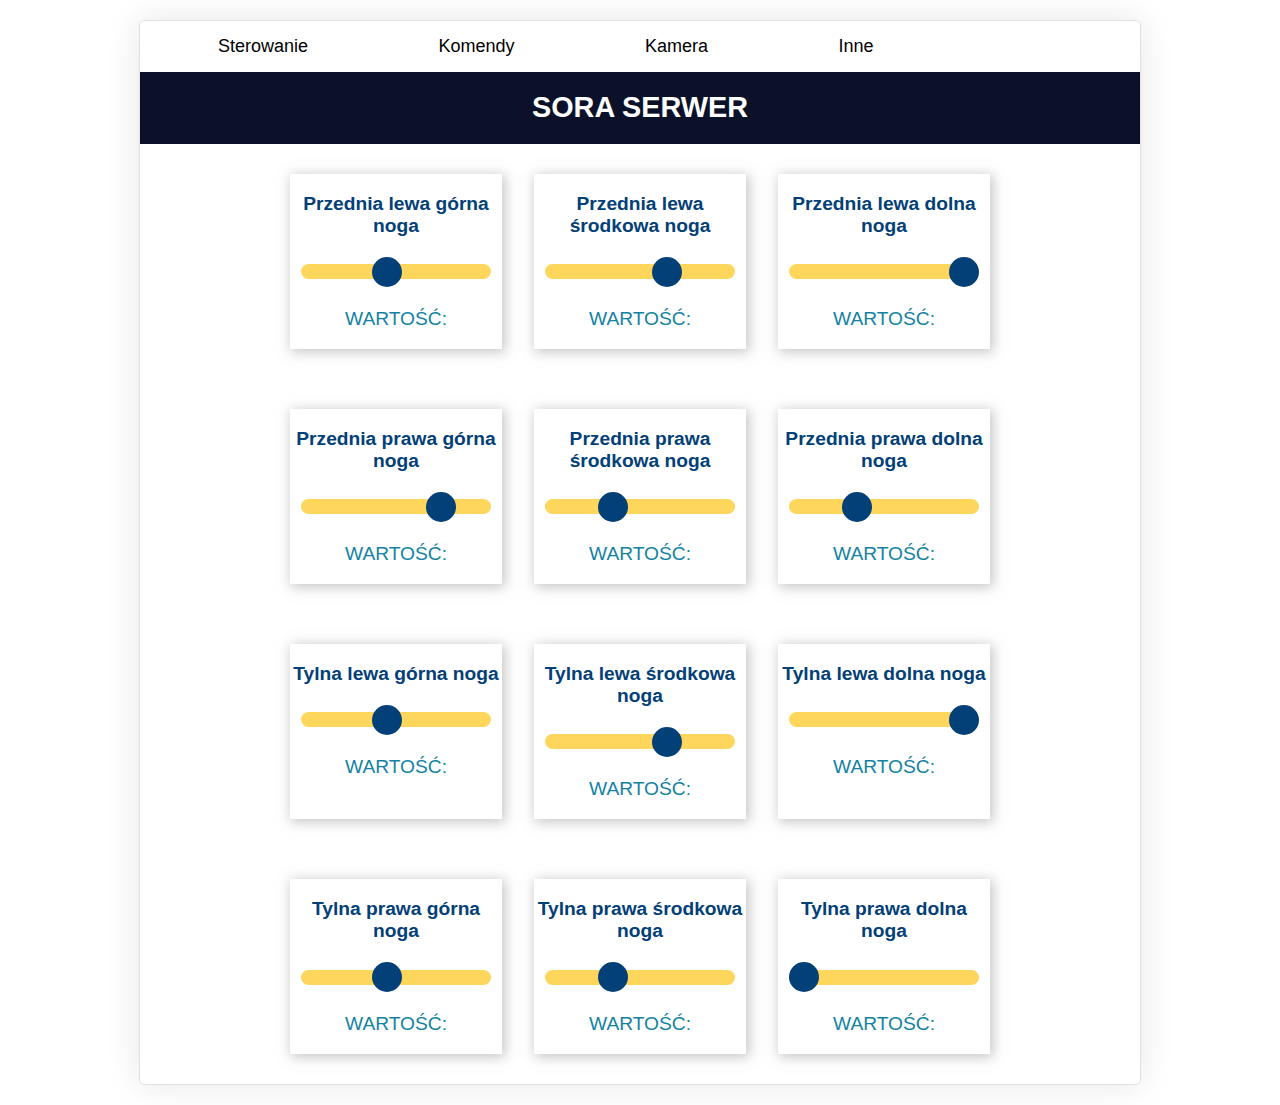
<file: Sora/data/index.html>
<!-- Complete project details: https://randomnerdtutorials.com/esp32-web-server-websocket-sliders/ -->

<!DOCTYPE html>
<html>
<head>
    <title>Sora Serwer</title>
    <meta charset="UTF-8">
    <meta name="viewport" content="width=device-width, initial-scale=1">
    <link rel="icon" type="image/png" href="favicon.png">
    <link rel="stylesheet" type="text/css" href="style.css">
</head>
<body>
    <div class="container">
    <header>
        <nav>
            <ul>
                <li>
                <a href="index.html">Sterowanie</a>
                </li>
                <li>
                <a href="index1.html">Komendy</a>
                </li>
                <li>
                <a href="#">Kamera</a>
                </li>
                <li>
                <a href="#">Inne</a>
                </li>
            </ul>
        </nav>
    </header>
    <div class="topnav">
        <h1>SORA SERWER</h1>
    </div>
    <div class="content">
        <div class="card-grid">
            <div class="card">
                <p class="card-title">Przednia lewa górna noga</p>
                <p class="switch">
                    <input type="range" onchange="updateSliderPWM(this)" id="slider11" min="50" max="140" step="1" value ="90" class="slider">
                </p>
                <p class="state">WARTOŚĆ: <span id="sliderValue11"></span> </p>
            </div>
            <div class="card">
                <p class="card-title">Przednia lewa środkowa noga</p>
                <p class="switch">
                    <input type="range" onchange="updateSliderPWM(this)" id="slider12" min="0" max="180" step="1" value ="120" class="slider">
                </p>
                <p class="state">WARTOŚĆ: <span id="sliderValue12"></span> </p>
            </div>
            <div class="card">
                <p class="card-title">Przednia lewa dolna noga</p>
                <p class="switch">
                    <input type="range" onchange="updateSliderPWM(this)" id="slider13" min="0" max="180" step="1" value ="180" class="slider">
                </p>
                <p class="state">WARTOŚĆ: <span id="sliderValue13"></span> </p>
            </div>
        </div>
    </div>
    <div class="content">
        <div class="card-grid">
            <div class="card">
                <p class="card-title">Przednia prawa górna noga</p>
                <p class="switch">
                    <input type="range" onchange="updateSliderPWM(this)" id="slider14" min="20" max="110" step="1" value ="90" class="slider">
                </p>
                <p class="state">WARTOŚĆ: <span id="sliderValue14"></span> </p>
            </div>
            <div class="card">
                <p class="card-title">Przednia prawa środkowa noga</p>
                <p class="switch">
                    <input type="range" onchange="updateSliderPWM(this)" id="slider15" min="0" max="180" step="1" value ="60" class="slider">
                </p>
                <p class="state">WARTOŚĆ: <span id="sliderValue15"></span> </p>
            </div>
            <div class="card">
                <p class="card-title">Przednia prawa dolna noga</p>
                <p class="switch">
                    <input type="range" onchange="updateSliderPWM(this)" id="slider16" min="0" max="180" step="1" value ="60" class="slider">
                </p>
                <p class="state">WARTOŚĆ: <span id="sliderValue16"></span> </p>
            </div>
        </div>
    </div>
    <div class="content">
        <div class="card-grid">
            <div class="card">
                <p class="card-title">Tylna lewa górna noga</p>
                <p class="switch">
                    <input type="range" onchange="updateSliderPWM(this)" id="slider17" min="50" max="140" step="1" value ="90" class="slider">
                </p>
                <p class="state">WARTOŚĆ: <span id="sliderValue17"></span> </p>
            </div>
            <div class="card">
                <p class="card-title">Tylna lewa środkowa noga</p>
                <p class="switch">
                    <input type="range" onchange="updateSliderPWM(this)" id="slider18" min="0" max="180" step="1" value ="120" class="slider">
                </p>
                <p class="state">WARTOŚĆ: <span id="sliderValue18"></span> </p>
            </div>
            <div class="card">
                <p class="card-title">Tylna lewa dolna noga</p>
                <p class="switch">
                    <input type="range" onchange="updateSliderPWM(this)" id="slider19" min="0" max="180" step="1" value ="180" class="slider">
                </p>
                <p class="state">WARTOŚĆ: <span id="sliderValue19"></span> </p>
            </div>
        </div>
    </div>
    <div class="content">
        <div class="card-grid">
            <div class="card">
                <p class="card-title">Tylna prawa górna noga</p>
                <p class="switch">
                    <input type="range" onchange="updateSliderPWM(this)" id="slider20" min="50" max="140" step="1" value ="90" class="slider">
                </p>
                <p class="state">WARTOŚĆ: <span id="sliderValue20"></span> </p>
            </div>
            <div class="card">
                <p class="card-title">Tylna prawa środkowa noga</p>
                <p class="switch">
                    <input type="range" onchange="updateSliderPWM(this)" id="slider21" min="0" max="180" step="1" value ="60" class="slider">
                </p>
                <p class="state">WARTOŚĆ: <span id="sliderValue21"></span> </p>
            </div>
            <div class="card">
                <p class="card-title">Tylna prawa dolna noga</p>
                <p class="switch">
                    <input type="range" onchange="updateSliderPWM(this)" id="slider22" min="0" max="180" step="1" value ="0" class="slider">
                </p>
                <p class="state">WARTOŚĆ: <span id="sliderValue22"></span> </p>
            </div>
        </div>
    </div>
    <script src="script.js"></script>
    </div>
</body>
</html>
</file>
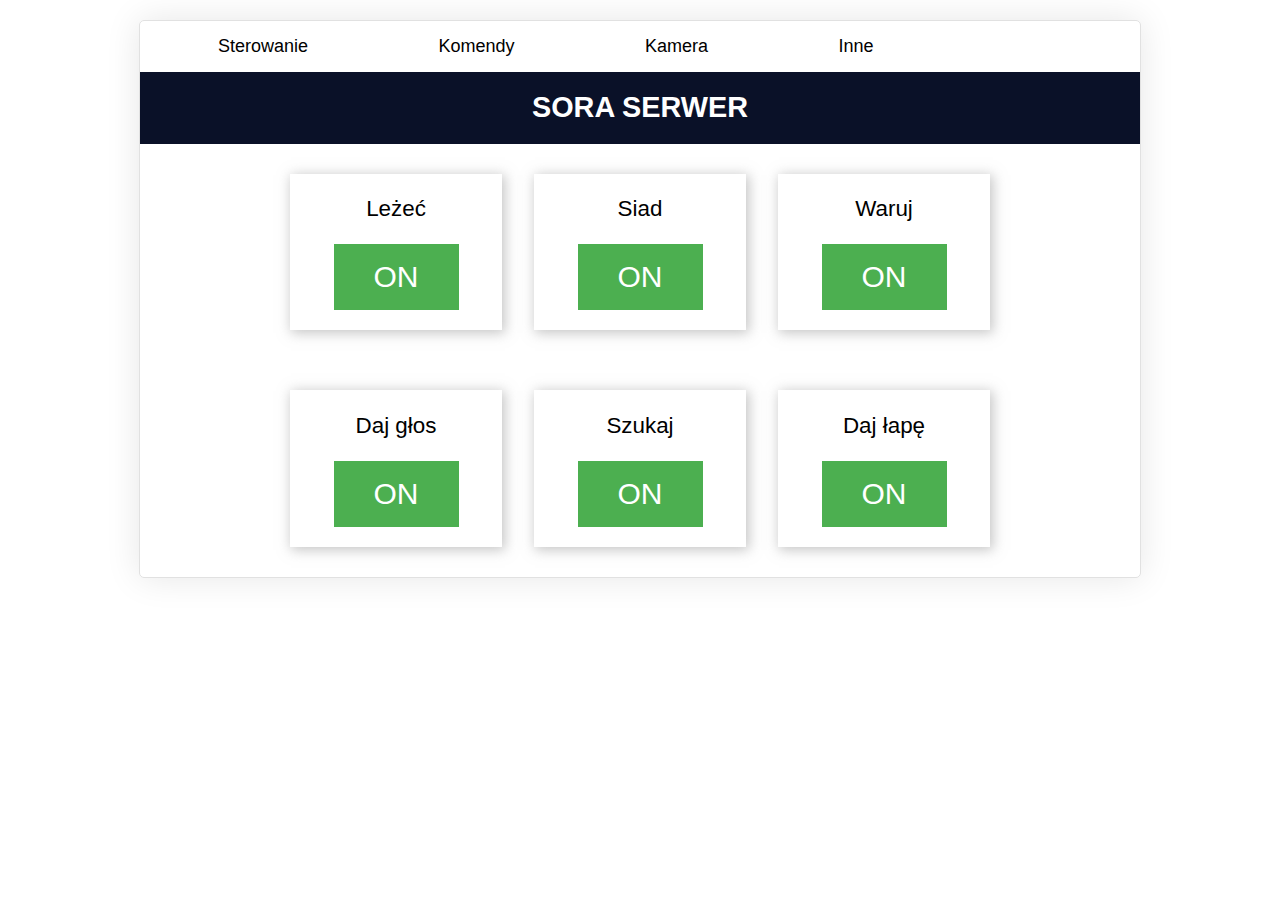
<file: Sora/data/index1.html>
<!-- Complete project details: https://randomnerdtutorials.com/esp32-web-server-websocket-sliders/ -->

<!DOCTYPE html>
<html>
<head>
    <title>Sora Serwer</title>
    <meta charset="UTF-8">
    <meta name="viewport" content="width=device-width, initial-scale=1">
    <link rel="icon" type="image/png" href="favicon.png">
    <link rel="stylesheet" type="text/css" href="style.css">
</head>
<body>
    <div class="container">
        <header>
            <nav>
                <ul>
                    <li>
                    <a href="index.html">Sterowanie</a>
                    </li>
                    <li>
                    <a href="index1.html">Komendy</a>
                    </li>
                    <li>
                    <a href="#">Kamera</a>
                    </li>
                    <li>
                    <a href="#">Inne</a>
                    </li>
                </ul>
            </nav>
        </header>
        <div class="topnav">
            <h1>SORA SERWER</h1>
        </div>
        <div class="content"> 
            <div class="card-grid">
                <div class="card">
                <p>Leżeć</p>
                <button onclick="fn1(this);" id="div10"  style="display:inline;" class="button">ON</button>
                <button onclick="fn2(this);" id="div11"  style="display:none;" class="button2">OFF</button>
                </div>
                <div class="card">
                <p>Siad</p>
                <button onclick="fn1(this);" id="div12"  style="display:inline;" class="button">ON</button>
                <button onclick="fn2(this);" id="div13"  style="display:none;" class="button2">OFF</button>
                </div>
                <div class="card">
                <p>Waruj</p>
                <button onclick="fn1(this);" id="div14"  style="display:inline;" class="button">ON</button>
                <button onclick="fn2(this);" id="div15"  style="display:none;" class="button2">OFF</button>
                </div>
            </div>
        </div>
        <div class="content">
            <div class="card-grid">
                <div class="card">
                <p>Daj głos</p>
                <button onclick="fn1(this);" id="div16"  style="display:inline;" class="button">ON</button>
                <button onclick="fn2(this);" id="div17"  style="display:none;" class="button2">OFF</button>
                </div>
                <div class="card">
                <p>Szukaj</p>
                <button onclick="fn1(this);" id="div18"  style="display:inline;" class="button">ON</button>
                <button onclick="fn2(this);" id="div19"  style="display:none;" class="button2">OFF</button>
                </div>
                <div class="card">
                <p>Daj łapę</p>
                <button onclick="fn1(this);" id="div20"  style="display:inline;" class="button">ON</button>
                <button onclick="fn2(this);" id="div21"  style="display:none;" class="button2">OFF</button>
                </div>
            </div>        
        </div>
        <script src="script.js"></script>
    </div>
</body>
</html>
</file>
<file: Sora/data/style.css>
html {
    font-family: Arial, Helvetica, sans-serif;
    display: inline-block;
    text-align: center;
  }
  h1 {
    font-size: 1.8rem;
    color: white;
  }
  p {
    font-size: 1.4rem;
  }
  .topnav {
    overflow: hidden;
    background-color: #0A1128;
  }
  body {
    margin: 0;
  }
  .content {
    padding: 30px;
  }
  .card-grid {
    max-width: 700px;
    margin: 0 auto;
    display: grid;
    grid-gap: 2rem;
    grid-template-columns: repeat(auto-fit, minmax(200px, 1fr));
  }
  .card {
    background-color: white;
    box-shadow: 2px 2px 12px 1px rgba(140,140,140,.5);
  }
  .card-title {
    font-size: 1.2rem;
    font-weight: bold;
    color: #034078
  }
  .state {
    font-size: 1.2rem;
    color:#1282A2;
  }
  .slider {
    -webkit-appearance: none;
    margin: 0 auto;
    width: 100%;
    height: 15px;
    border-radius: 10px;
    background: #FFD65C;
    outline: none;
  }
  .slider::-webkit-slider-thumb {
    -webkit-appearance: none;
    appearance: none;
    width: 30px;
    height: 30px;
    border-radius: 50%;
    background: #034078;
    cursor: pointer;
  }
  .slider::-moz-range-thumb {
    width: 30px;
    height: 30px;
    border-radius: 50% ;
    background: #034078;
    cursor: pointer;
  }
  .switch {
    padding-left: 5%;
    padding-right: 5%;
  }
  .button { 
    background-color: #4CAF50;
    border: none; 
    color: white; 
    padding: 16px 40px;
    text-decoration: none; 
    font-size: 30px; 
    margin: 0px 0px 20px 0px ; cursor: pointer;
  }
  .button2 {
    background-color: #555555;
    border: none; 
    color: white; 
    padding: 16px 40px;
    text-decoration: none; 
    font-size: 30px; 
    margin: 0px 0px 20px 0px ;  cursor: pointer;
  }
  a{
    text-decoration: none;
    color: #777;
    }
    
    .container{
      max-width: 1000px;
      margin: 20px auto;
      border: 1px solid #e1e1e1;
      border-radius: 5px;
      box-shadow: 0 0 35px rgba(0,0,0,0.1);
    }
    header{
      display: flex;
      align-items: center;
      justify-content: space-between;
      padding: 15px;
    }
    nav ul{
      list-style:none;
      margin: 0;
      padding: 0;	
    }
    nav li{
      display: inline-block;
      margin: 0 3px;
    }
    nav a{
      color: #000;
      padding: 10px 60px;
      font-size: 18px;
    }
    nav a:hover{
      background: #000;
      color: #fff;
    }
</file>
